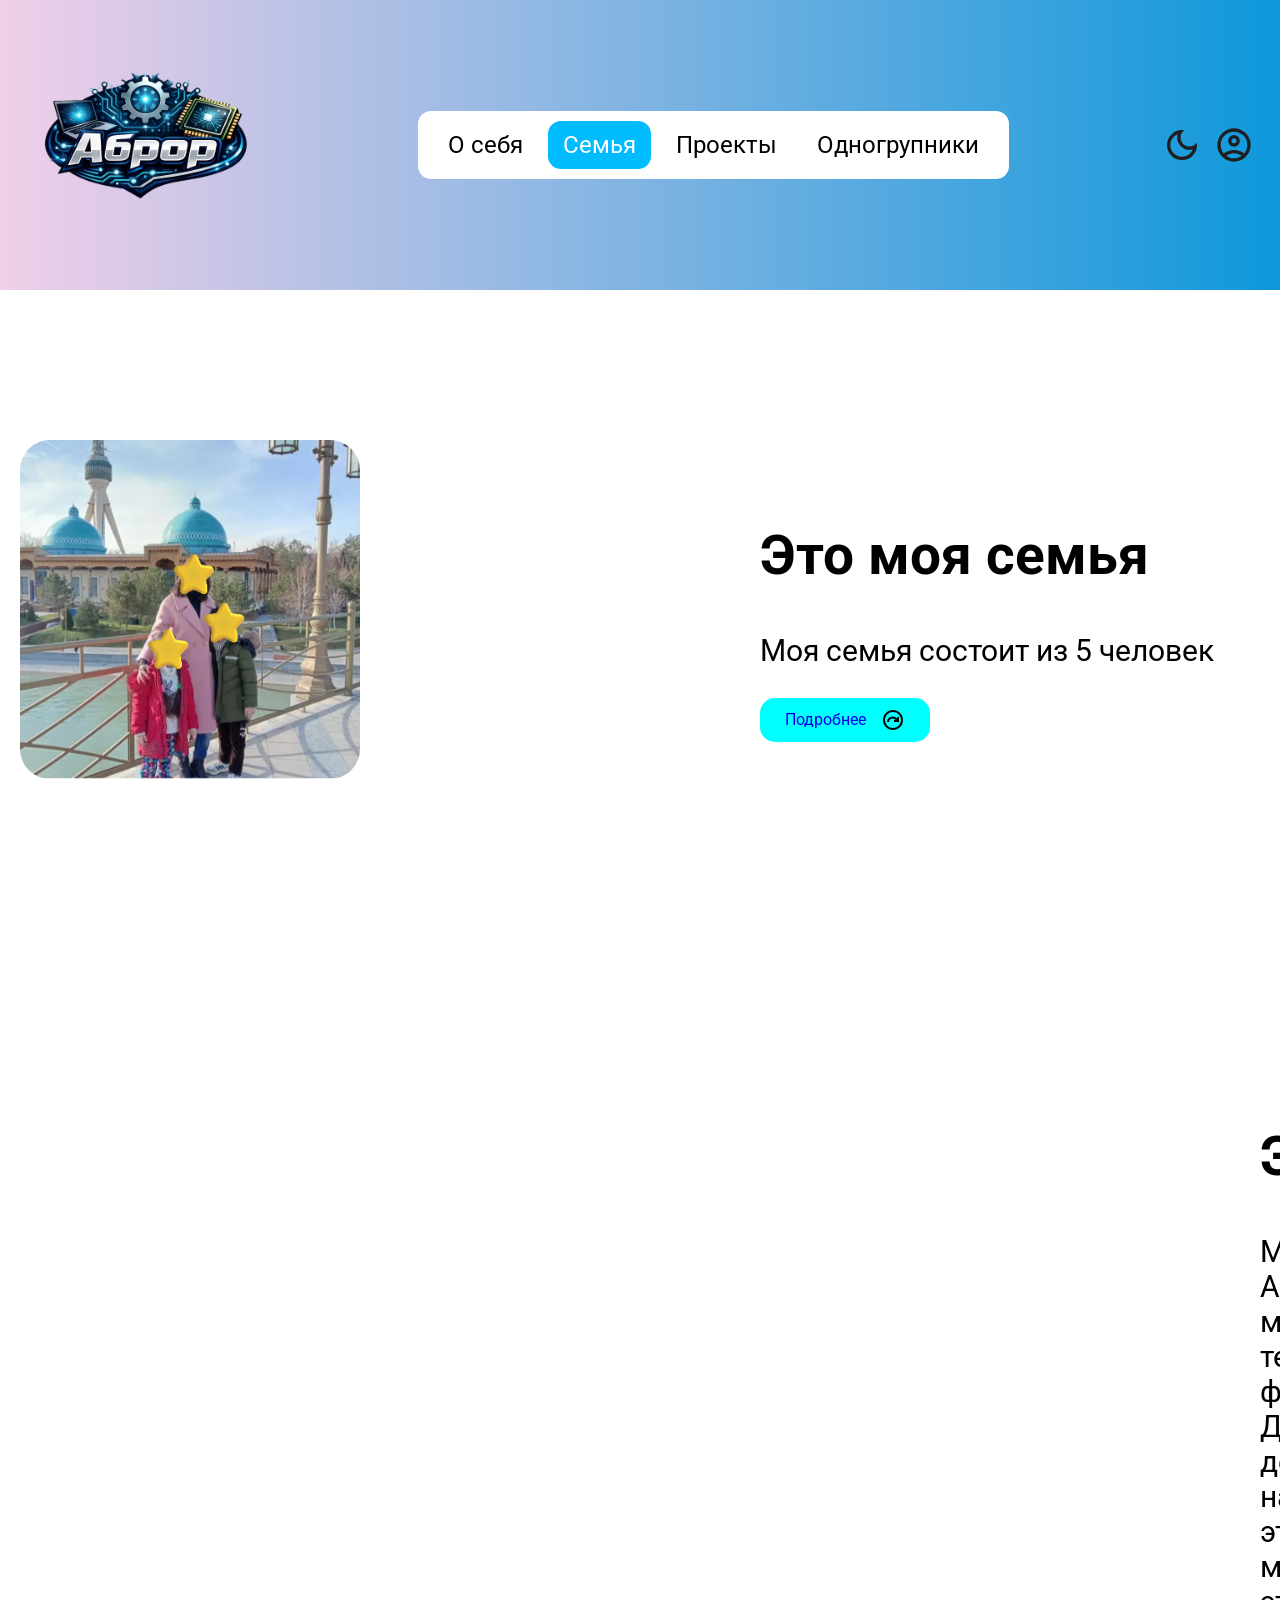
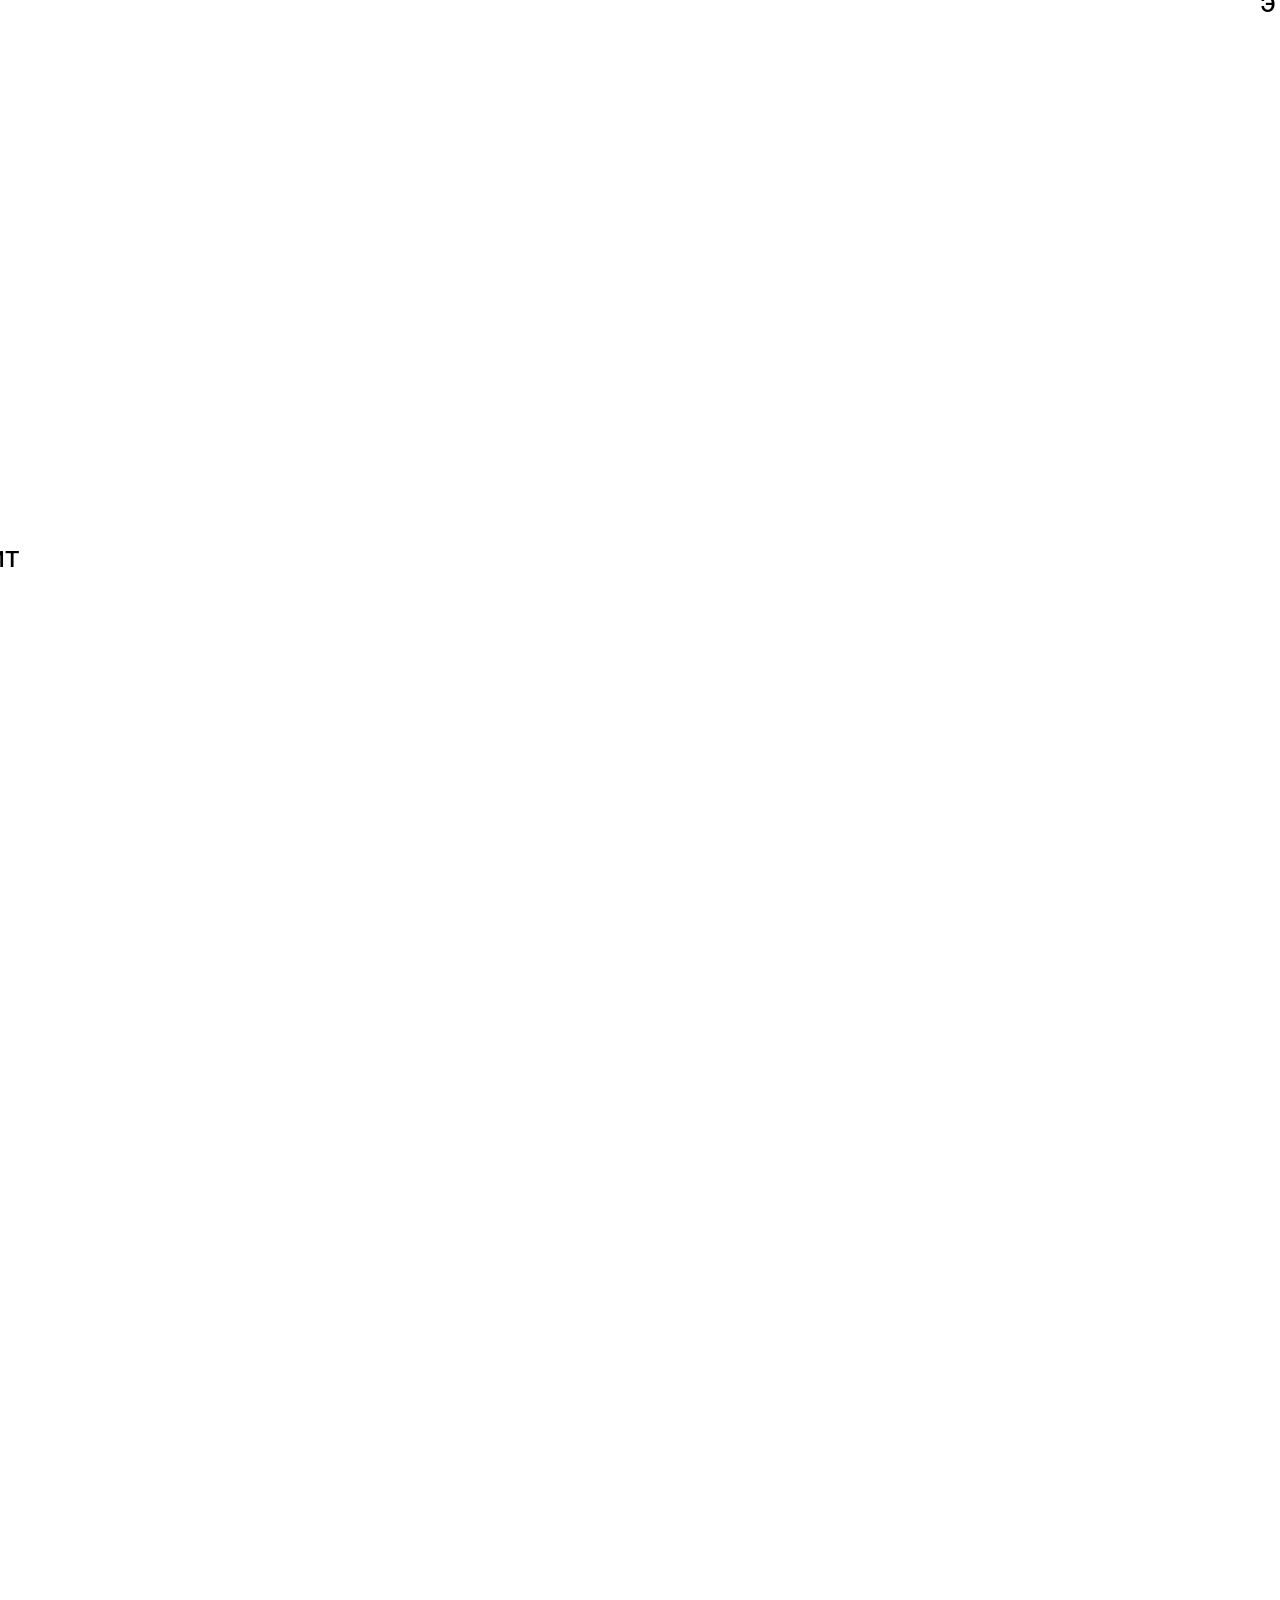
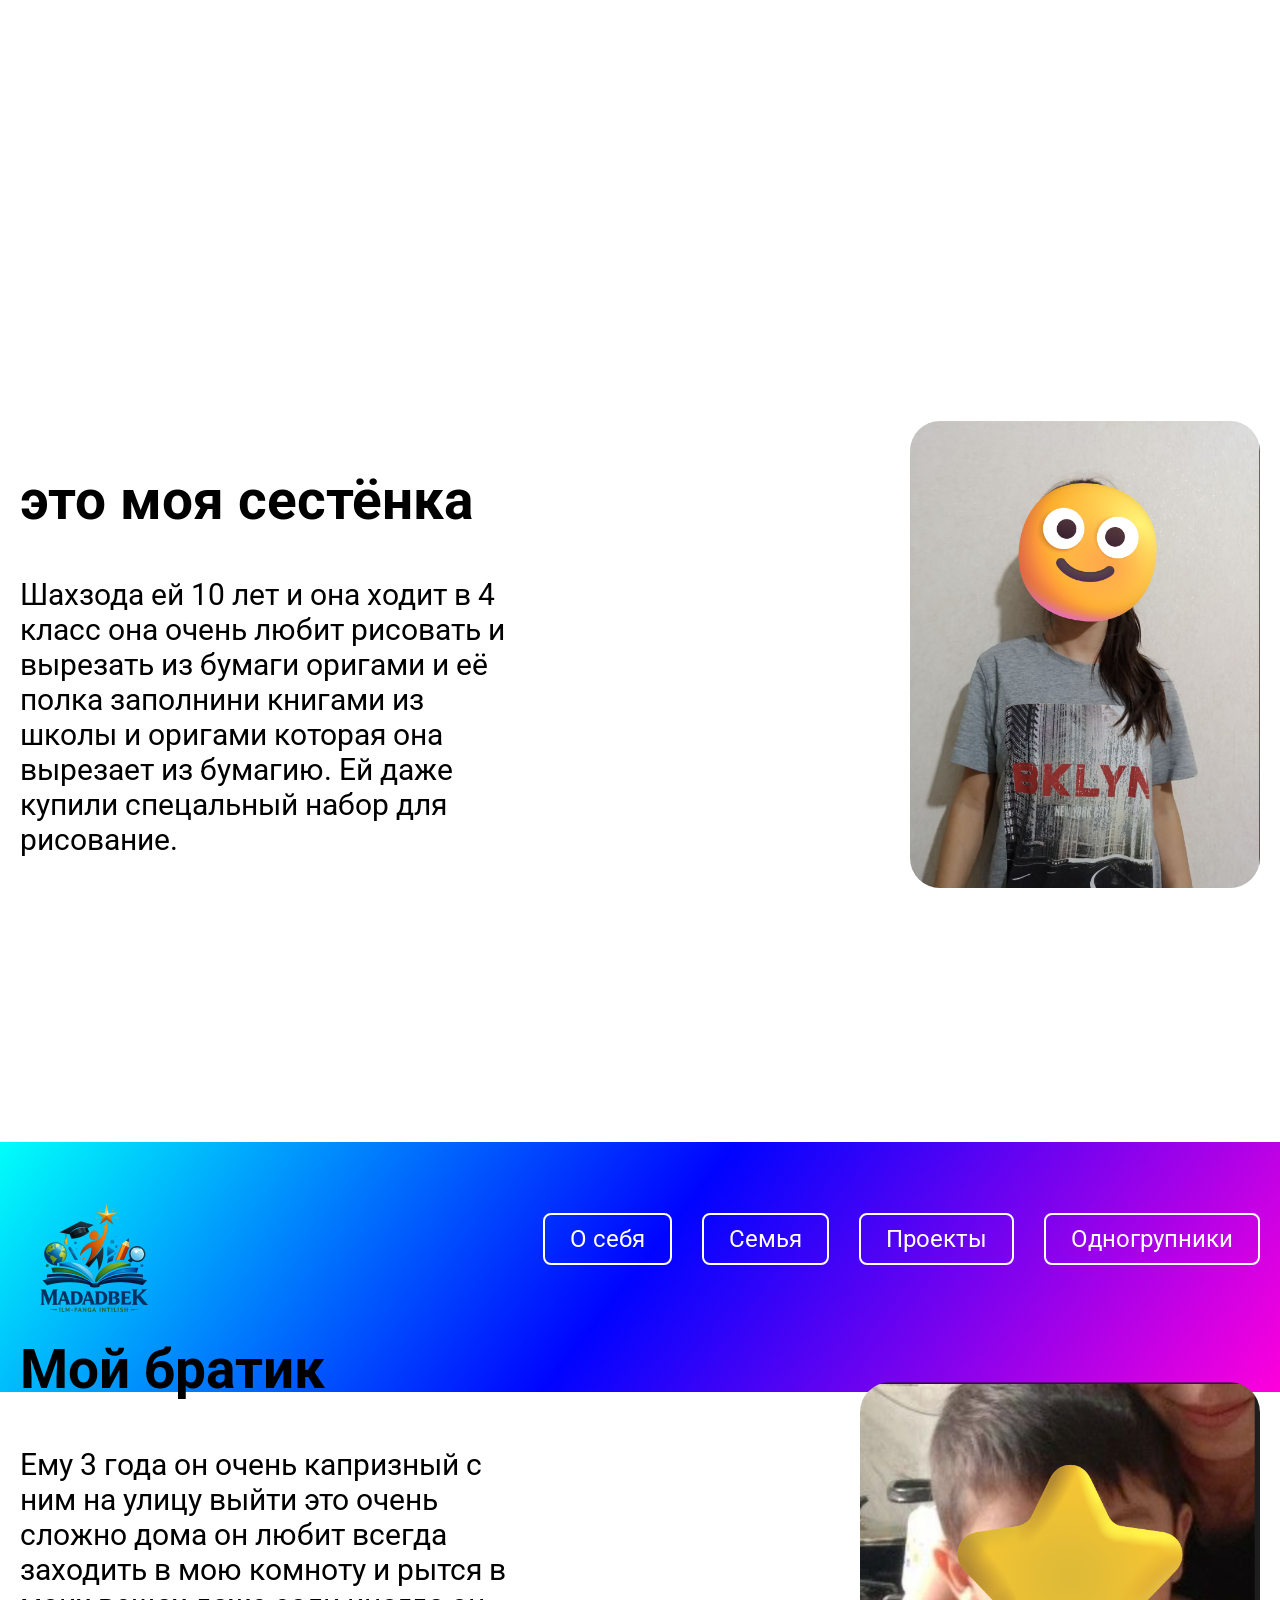
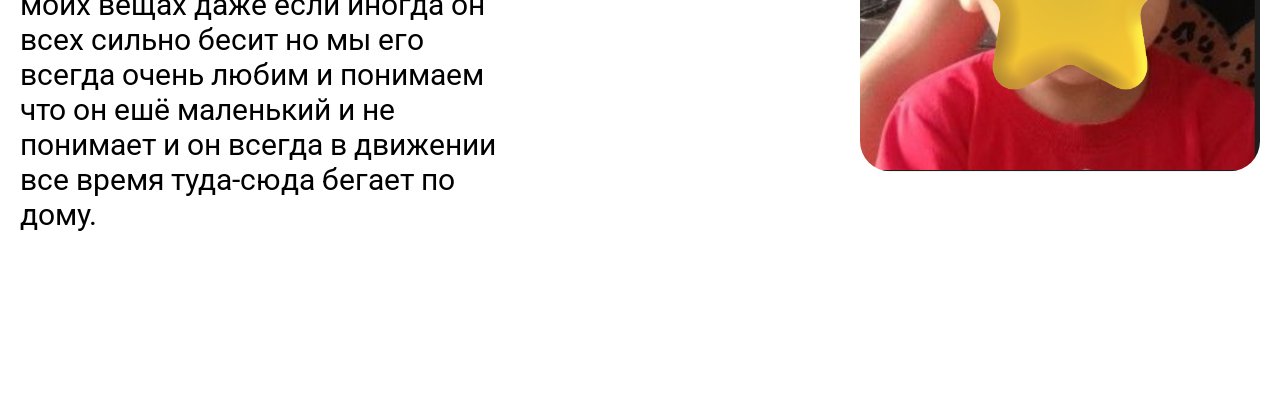
<file: family.html>
<!DOCTYPE html>
<html lang="en">
<head>
    <meta charset="UTF-8">
    <meta name="viewport" content="width=device-width, initial-scale=1.0">
    <title>Document</title>
    <link rel="stylesheet" href="https://unpkg.com/aos@next/dist/aos.css">
    <link rel="stylesheet" href="./main.css">
    <link rel="stylesheet" href="./family.css">
</head>
<body>
    
    <header class="site-header">
        <div class="container">
            
            <div class="header-wrapper">
                
                <a href="./index.html" data-aos="slide-right">
                    <img src="./img/my-logo.png" width="250" alt="image">
                </a>
                
                <nav class="navbar" data-aos="slide-down" data-aos-duration="1500" data-aos-easing="linear">
                    <ul class="navbar-list">
                        <li class="navbar-item">
                            <a class="navbar-link" href="./index.html">
                                О себя
                            </a>
                        </li>
                        
                        <li class="navbar-item">
                            <a class="navbar-link  firdavs" href="./family.html">
                                Семья
                            </a>
                        </li>
                        
                        <li class="navbar-item">
                            <a class="navbar-link" href="./projects.html">
                                Проекты
                            </a>
                        </li>
                        
                        <li class="navbar-item">
                            <a class="navbar-link" href="./friends.html">
                                Одногрупники
                            </a>
                        </li>
                    </ul>
                </nav>
                
                <div class="header-box" data-aos="slide-left">
                    <button class="darkmode-btn">
                        <img class="dark-img" width="40" src="./images/darkicon.svg" alt="dark image">
                        <img class="light-img" width="40" src="./images/lighticon.svg" alt="light image">
                    </button>
                    
                    <button class="account-btn">
                        <img class="account-img" width="40" src="./images/account.svg" alt="">
                    </button>
                </div>
                
            </div>
            
        </div>
    </header>
    
    <main class="site-main">
        <section class="family">
            <div class="container">
                
                <div class="family-wrapper" data-aos="fade-down">
                    
                    <img width="340px" class="family-img" src="./img/mom.png" alt="">
                    
                    <div class="family-text-wrapper">
                        
                        <h1 class="family-title">
                            Это моя семья
                        </h1>
                        
                        <p class="family-desc">
                            Моя семья состоит из 5 человек 
                        </p>
                        
                        <a class="family-link" href="#father">
                            Подробнее
                            <img src="./images/necticon.svg" alt="">
                        </a>
                        
                    </div>
                    
                </div>
                
                <div class="family-wrapper" id="father" data-aos="slide-left">
                    
                    <div class="family-text-wrapper">
                        <h2 class="family-title">
                            Это мой папа
                        </h2>
                        
                        <p class="family-desc">
                            Моему папе 38 лет, его зовут Акром и он очень опытный в многих работах он инженер-технолог_чертежник_ и он еще фрилансер и .умеет работать на 3-Д принтере, я люблю вместе с ним делать полезные вещи для дома на 3-Д принтере и самое большое это мы сами с папой дома собрали машинку на радио-управления и это машинка очень быстрая 
                        </p>
                    </div>
                    
                    <a href="#mother">
                        <img width="400px" class="family-img" src="./img/dad.png" alt="">
                    </a>
                    
                </div>
                
                <div class="family-wrapper" id="mother" data-aos="slide-right">
                    
                    <img width="400px" class="family-img" src="./img/mom.png" alt="">
                    
                    <div class="family-text-wrapper">
                        <h2 class="family-title">
                            Это моя мама
                        </h2>
                        
                        <p class="family-desc">
                            Моёй маме 35 лет её зовут Фарангиз она очень вкусно готовит особенно манты и самсу и она завершала инстетут что бы иметь высшее оброзование короче мы все любим маму. в свободное время мы вместе гуляем по паркам,  если не много времени гуляем по улице и помогаем ей по домашним делам. она вобще не любит бордак и поэтому у нас дома всегда должно быть чисто. 
                        </p>
                    </div>
                    
                    
                </div>
                
                <div class="family-wrapper" id="sister" data-aos="slide-up">
                    
                    <div class="family-text-wrapper">
                        <h2 class="family-title">
                            это моя сестёнка
                        </h2>
                        
                        <p class="family-desc">
                            Шахзода ей 10 лет и она ходит в 4 класс она очень любит рисовать и вырезать из бумаги оригами и её полка заполнини книгами из школы и оригами которая она вырезает из бумагию. Eй даже купили спецальный набор для рисование. 
                        </p>
                    </div>
                    
                    <img width="350px" class="family-img" src="./img/sister.png" alt="">
                    
                </div>

                <div class="family-wrapper" id="brother" data-aos="slide-up">
                    
                    <div class="family-text-wrapper">
                        <h2 class="family-title">
                            Мой братик
                        </h2>
                        
                        <p class="family-desc">
                            Ему 3 года он очень капризный с ним на улицу выйти это очень сложно дома он любит всегда заходить в мою комноту и рытся в моих вещах даже если иногда он всех сильно бесит но мы его всегда очень любим и понимаем что он ешё маленький и не понимает и он всегда в движении все время туда-сюда бегает по дому. 
                        </p>
                    </div>
                    
                    <img width="400px" class="family-img" src="./img/brother.png" alt="">
                    
                </div>
                
                
            </div>
        </section>
    </main>
    
    <footer class="site-footer">
        <div class="container">
            
            <div class="footer-wrapper">
                
                <a class="logo-link" href="./index.html">
                    <img class="logo-img" width="150" src="./images/logoimg.png" alt="">
                </a>
                
                <ul class="footer-list">
                    <li class="footer-item" data-aos="slide-down" data-aos-duration="1000" data-aos-delay="500">
                        <a class="footer-link" href="#">
                        О себя
                    </a>
                </li>
                
                <li class="footer-item"  data-aos="slide-down" data-aos-duration="1000" data-aos-delay="700">
                    <a class="footer-link" href="#">
                        Семья
                    </a>
                </li>
                
                <li class="footer-item"  data-aos="slide-down" data-aos-duration="1000" data-aos-delay="900">
                    <a class="footer-link" href="#">
                        Проекты
                    </a>
                </li>
                
                <li class="footer-item"  data-aos="slide-down" data-aos-duration="1000" data-aos-delay="1100">
                    <a class="footer-link footer-friends-link" href="#">
                        Одногрупники
                    </a>
                </li>
            </ul>
            
        </div>
        
    </div>
    </footer>

<script src="https://unpkg.com/aos@next/dist/aos.js"></script>

<script>
    AOS.init();
</script>

</body>
</html>
</file>
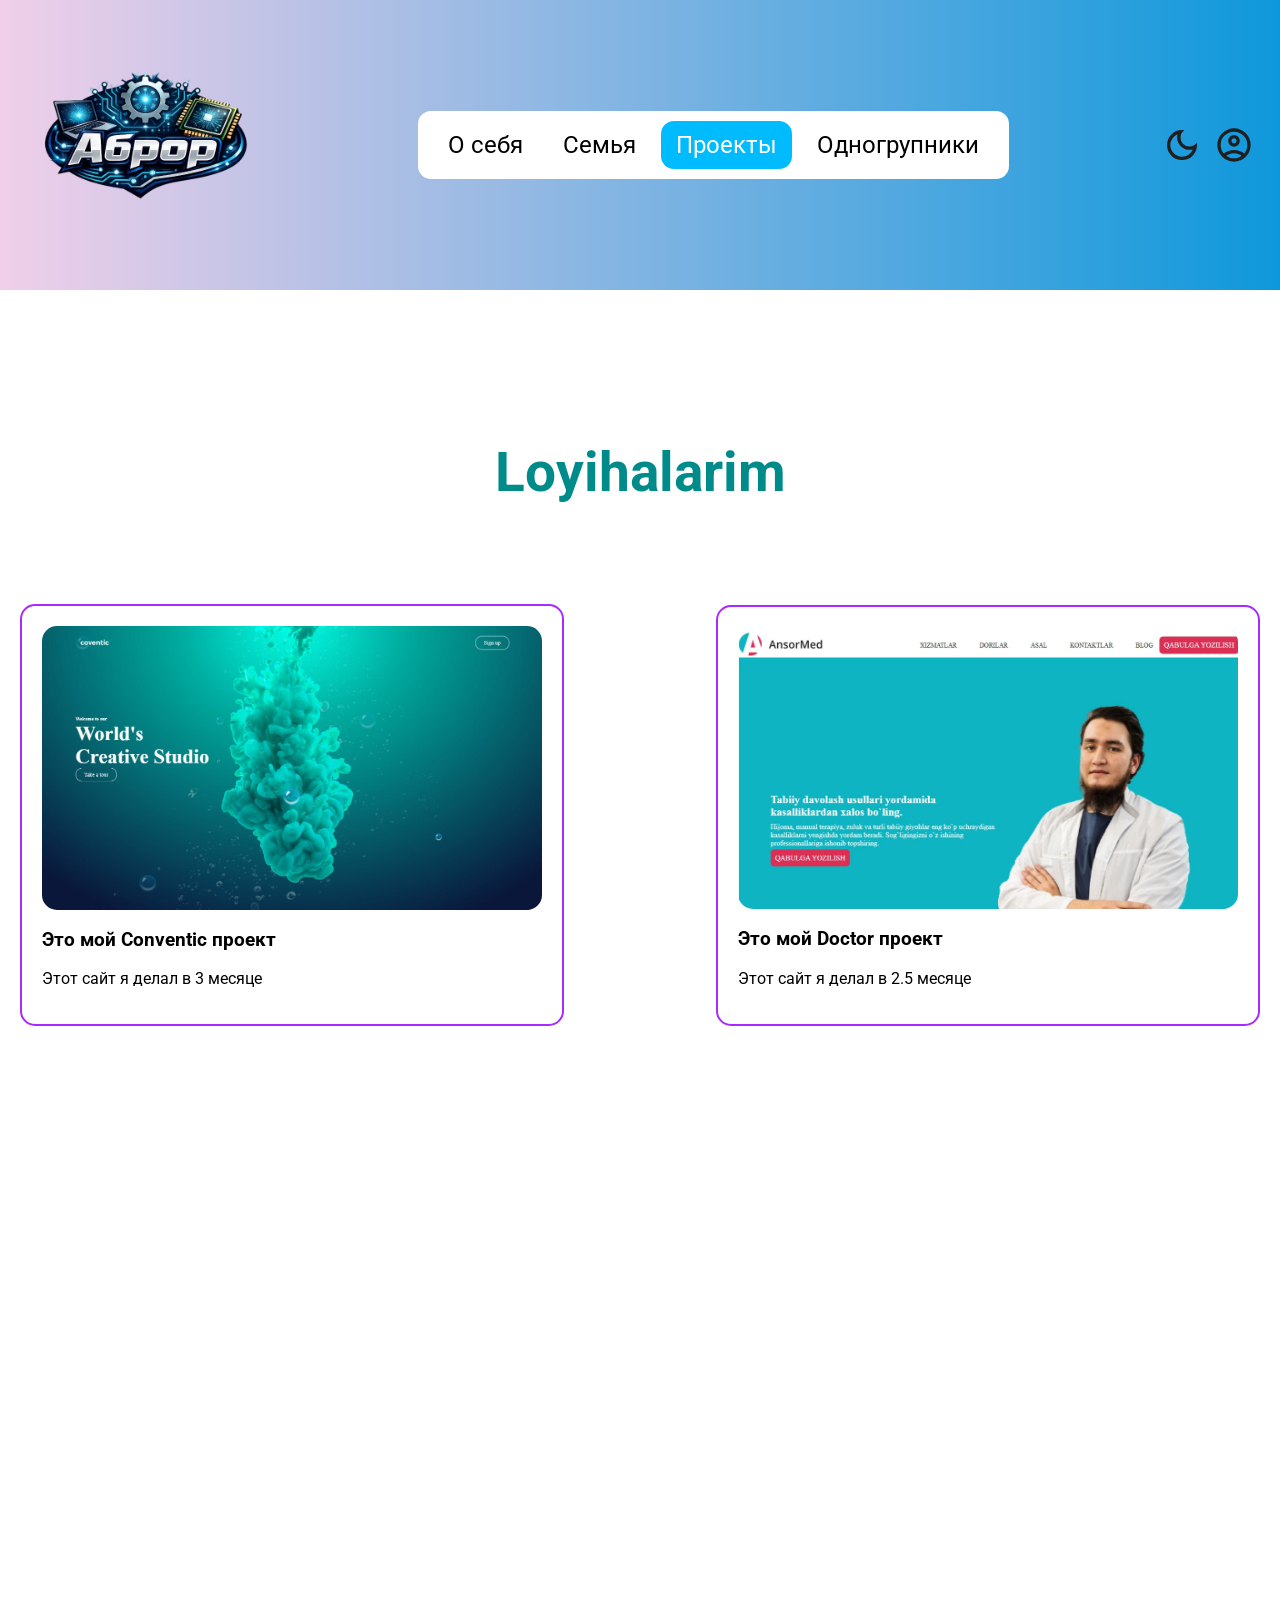
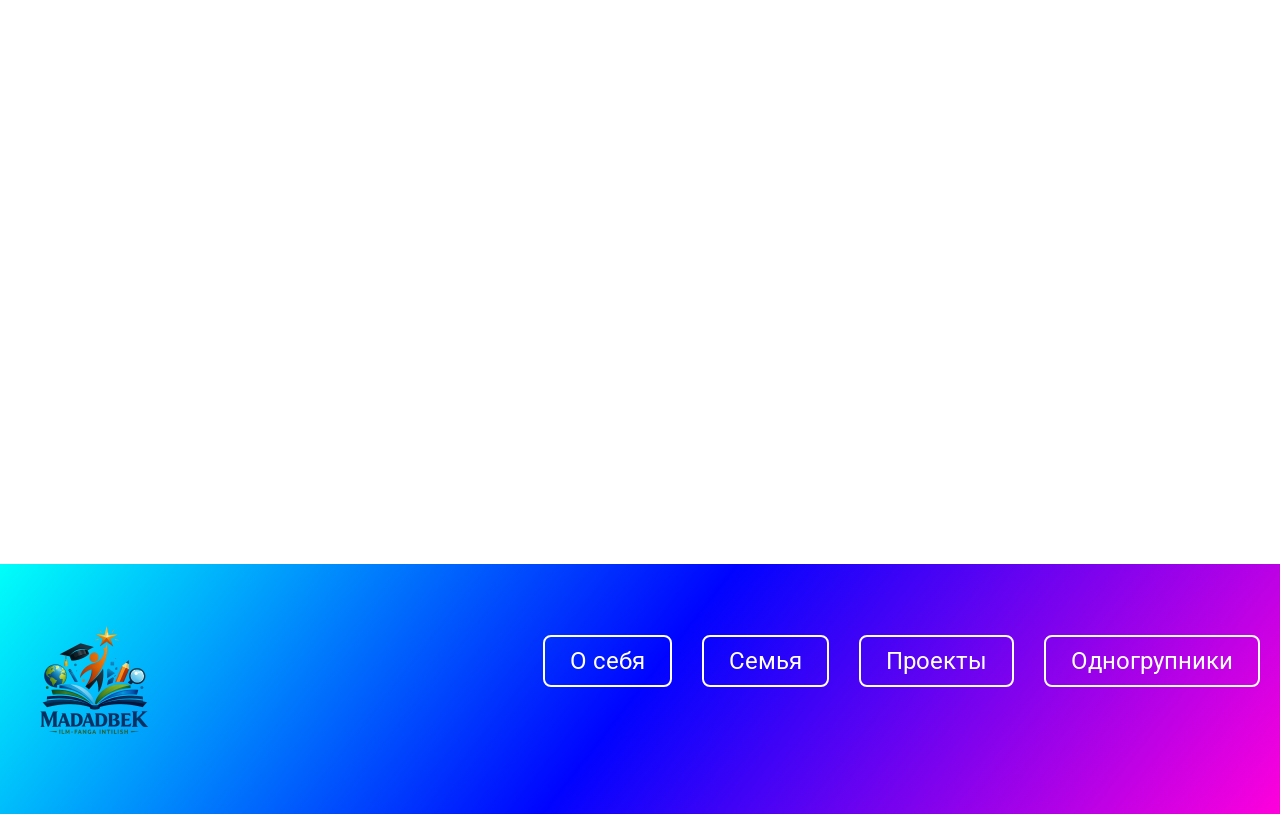
<file: projects.html>
<!DOCTYPE html>
<html lang="en">
<head>
    <meta charset="UTF-8">
    <meta name="viewport" content="width=device-width, initial-scale=1.0">
    <title>Document</title>
    <link rel="stylesheet" href="https://unpkg.com/aos@next/dist/aos.css">
    <link rel="stylesheet" href="./main.css">
    <link rel="stylesheet" href="./project.css">
</head>
<body>
    
    <header class="site-header">
        <div class="container">
            
            <div class="header-wrapper">
                
                <a href="./index.html" data-aos="slide-right">
                    <img src="./img/my-logo.png" width="250" alt="image">
                </a>
                
                <nav class="navbar" data-aos="slide-down" data-aos-duration="1500" data-aos-easing="linear">
                    <ul class="navbar-list">
                        <li class="navbar-item">
                            <a class="navbar-link" href="./index.html">
                                О себя
                            </a>
                        </li>
                        
                        <li class="navbar-item">
                            <a class="navbar-link" href="./family.html">
                                Семья
                            </a>
                        </li>
                        
                        <li class="navbar-item">
                            <a class="navbar-link firdavs" href="./projects.html">
                                Проекты
                            </a>
                        </li>
                        
                        <li class="navbar-item">
                            <a class="navbar-link" href="./friends.html">
                                Одногрупники
                            </a>
                        </li>
                    </ul>
                </nav>
                
                <div class="header-box" data-aos="slide-left">
                    <button class="darkmode-btn">
                        <img class="dark-img" width="40" src="./images/darkicon.svg" alt="dark image">
                        <img class="light-img" width="40" src="./images/lighticon.svg" alt="light image">
                    </button>
                    
                    <button class="account-btn">
                        <img class="account-img" width="40" src="./images/account.svg" alt="">
                    </button>
                </div>
                
            </div>
            
        </div>
    </header>
    
    <main>
        <section class="project">
            <div class="container">

                <h1 class="project-big-title" data-aos="slide-left" data-aos-delay="2000" data-aos-duration="1500">Loyihalarim</h1>
                
                <ul class="project-list">
                    <li class="project-item" data-aos="zoom-out-down" data-aos-duration="1000">
                        
                        <a href="https://lucent-bonbon-9cfaaa.netlify.app/">
                            <img class="project-img" src="./projekt/coventic.png" alt="">
                        </a>
                        
                        <h3 class="project-title">
                            Это мой Conventic проект
                        </h3>
                        
                        <p class="project-desc">
                            Этот сайт я делал в 3 месяце
                        </p>
                    </li>

                    <li class="project-item" data-aos="zoom-out-down" data-aos-duration="1000" data-aos-delay="500">
                        
                        <a href="https://ajdbhabdhabdadkjandklad.netlify.app/">
                            <img class="project-img" src="./projekt/dakdar.png" alt="">
                        </a>
                        
                        <h3 class="project-title">
                            Это мой Doctor проект
                        </h3>
                        
                        <p class="project-desc">
                            Этот сайт я делал в 2.5 месяце
                        </p>
                    </li>

                    <li class="project-item" data-aos="zoom-out-down" data-aos-duration="1000" data-aos-delay="500">
                        
                        <a href="https://storied-llama-cd76c1.netlify.app/">
                            <img class="project-img" src="./projekt/fronted.png" alt="">
                        </a>
                        
                        <h3 class="project-title">
                            Это мой Fronted проект
                        </h3>
                        
                        <p class="project-desc">
                            Этот сайт я делал в 3 месяце
                        </p>
                    </li>

                    <li class="project-item" data-aos="zoom-out-down" data-aos-duration="1000" data-aos-delay="1000">
                        
                        <a href="https://dainty-donut-accf9f.netlify.app/">
                            <img class="project-img" src="./projekt/insure.png" alt="">
                        </a>
                        
                        <h3 class="project-title">
                            Это мой Insure-site проект
                        </h3>
                        
                        <p class="project-desc">
                            Этот сайт я делал в 2 месяцу
                        </p>
                    </li>

                    <li class="project-item" data-aos="zoom-out-down" data-aos-duration="1000" data-aos-delay="1000">
                        
                        <a href="https://incandescent-dolphin-457b5b.netlify.app/">
                            <img class="project-img" src="./projekt/legenr.png" alt="">
                        </a>
                        
                        <h3 class="project-title">
                            Это мой 3legant проект
                        </h3>
                        
                        <p class="project-desc">
                            Этот сайт я делал в 2 месяце
                        </p>
                    </li>

                    <li class="project-item" data-aos="zoom-out-down" data-aos-duration="1000" data-aos-delay="1500">
                        
                        <a href="https://abrorproject.netlify.app/">
                            <img class="project-img" src="./projekt/project.png" alt="">
                        </a>
                        
                        <h3 class="project-title">
                            Это мой самый большой порект 
                        </h3>
                        
                        <p class="project-desc">
                            Его я делал в 3 месяце учебы в PDP junior
                        </p>
                    </li>
                </ul>
                
            </div>
        </section>
    </main>
    
    <footer class="site-footer">
        <div class="container">
            
            <div class="footer-wrapper">
                
                <a class="logo-link" href="./index.html">
                    <img class="logo-img" width="150" src="./images/logoimg.png" alt="">
                </a>
                
                <ul class="footer-list">
                    <li class="footer-item" data-aos="slide-down" data-aos-duration="1000" data-aos-delay="500">
                        <a class="footer-link" href="#">
                            О себя
                        </a>
                </li>
                
                <li class="footer-item"  data-aos="slide-down" data-aos-duration="1000" data-aos-delay="700">
                    <a class="footer-link" href="#">
                        Семья
                    </a>
                </li>
                
                <li class="footer-item"  data-aos="slide-down" data-aos-duration="1000" data-aos-delay="900">
                    <a class="footer-link" href="#">
                        Проекты
                    </a>
                </li>
                
                <li class="footer-item"  data-aos="slide-down" data-aos-duration="1000" data-aos-delay="1100">
                    <a class="footer-link footer-friends-link" href="#">
                        Одногрупники
                    </a>
                </li>
            </ul>
            
        </div>
        
    </div>
    </footer>

<script src="https://unpkg.com/aos@next/dist/aos.js"></script>

<script>
    AOS.init();
</script>



</body>
</html>
</file>
<file: main.css>
@import url(https://fonts.googleapis.com/css2?family=Roboto:wght@100;200;300;400;500;600;800;900&display=swap);

body {
  font-family: 'Roboto', sans-serif;
}

*,
*::before,
*::after {
  box-sizing: border-box;
}

html {
  scroll-behavior: smooth;
}

body {
  margin: 0;
  overflow-x: hidden;
  /* font-family: serif; */
}

img {
  display: block;
}

ul {
  list-style-type: none;
  margin-block: 0;
  padding-left: 0;
}

a {
  text-decoration-line: none;
}

.mycar {
  border-radius: 12.67px;
  box-shadow: 19px 19px 19px #11b302 ;
}

.container {
  max-width: 1340px;
  width: 100%;
  margin-inline: auto;
  padding-inline: 20px;
}

.site-header {
  padding-block: 20px;
  background: linear-gradient(90deg, #f0cfe9, #0e98db);
}

.header-wrapper {
  display: flex;
  justify-content: space-between;
  align-items: center;
}

.navbar {
  background-color: #fff;
  padding: 20px 15px;
  border-radius: 13px;
}

.navbar-list {
  display: flex;
  align-items: center;
  gap: 10px;
}

.navbar-link {
  font-size: 24px;
  padding: 10px 15px;
  border-radius: 13px;
  color: #000000;
  
}

.firdavs {
  background-color: #00bcff;
  color: #fff;
}

.header-box {
  display: flex;
  align-items: center;
}

.darkmode-btn {
  display: flex;
  background-color: transparent;
  border: none;
}

.account-btn {
  background-color: transparent;
  border: none;
}

.light-img {
  display: none;
}

/* ================================================================================== */

.hero {
  padding-block: 150px;
}

.hero-wrapper {
  display: flex;
  justify-content: space-between;
  align-items: center;
}

.hero-texts-wrapper {
  width: 600px;
}

.hero-title {
  font-size: 55px;
}

.hero-desc {
  font-size: 30px;
}

.hero-span {
  color: #00bcff;
}

.hero-link {
  display: flex;
  align-items: center;
  gap: 15px;
  background-color: aqua;
  width: max-content;
  padding: 10px 25px;
  border-radius: 15px;
}

.social-list {
  display: flex;
  align-items: center;
  gap: 20px;
}

/* ================================================================================== */

.aboutme {
  padding-block: 150px;
  position: relative;
}

.robot-img {
  width: 200px;
  position: absolute;
  right: 0;
}

.aboutme-wrapper {
  display: flex;
  justify-content: space-between;
  align-items: center;
}

.aboutme-text-wrapper {
  width: 500px;
}

.aboutme-desc {
  font-size: 30px;
  font-weight: 600;
  line-height: 60px;
}

.hobby {
  padding-block: 150px;
  position: relative;
}

.player {
  width: 300px;
  position: absolute;
  left: 20px;
  top: 250px;
}

.ball {
  width: 150px;
  position: absolute;
  right: 200px;
  top: 30%;
  animation-name: ball;
  animation-duration: 4s;
  animation-iteration-count: 1;
  animation-delay: 700;
}

.boots {
  width: 150px;
  position: absolute;
  right: 100px;
  top: 30%;
}

.hobby-img {
  border-radius: 33px;
  width: 800px;
  margin-inline: auto;
  
}

.hobby-desc {
  font-size: 30px;
  font-weight: 600;
  line-height: 55px;
  text-align: center;
  color: #1500ff;
}

@keyframes ball {
  0% {
    transform: translateX(-10px);
  }

  25% {
    transform: translateX(100px);
  }

  50% {
    transform: translateX(-1000px);
    
  }

  75% {
    
  }

  100% {
    transform: translateX(px);
    
  }
}

.site-footer {
  background: linear-gradient(128deg, #00fffa, #0004ff, #ff00dc);
  padding-block: 50px;
}

.footer-wrapper {
  display: flex;
  align-items: center;
  justify-content: space-between;
}

.footer-list {
  display: flex;
  gap: 30px;
}

.footer-link {
  font-size: 24px;
  border: 2px solid #ffffff;
  padding: 10px 25px;
  border-radius: 8px;
  color: #ffffff;
  transition: 0.3s linear
}

.footer-link:hover {
  background-color: #fff;
  color: #0004ff;
}

.footer-friends-link:hover {
  background-color: #fff;
  color: #ff00dc;
}



/* Hide checkbox */
#modal-toggle {
    display: none;
}

/* Modal overlay */
.modal {
    position: fixed;
    inset: 0;
    background: rgba(0,0,0,0.6);
    display: flex;
    justify-content: center;
    align-items: center;
    opacity: 0;
    pointer-events: none;
    transition: opacity 0.3s ease;
    z-index: 999;
}

/* Show modal when checked */
#modal-toggle:checked + .modal {
    opacity: 1;
    pointer-events: auto;
}

/* Modal content */
.modal-content {
    background: #fff;
    padding: 32px 28px;
    border-radius: 24px;
    width: 90%;
    max-width: 400px;
    position: relative;
    box-shadow: 0 40px 80px rgba(0,0,0,0.7);
    transform: scale(0.7);
    transition: transform 0.3s ease;
}

#modal-toggle:checked + .modal .modal-content {
    transform: scale(1);
}

/* Close button */
.close-btn {
    position: absolute;
    top: 18px;
    right: 18px;
    font-size: 26px;
    cursor: pointer;
    color: red;
    transition: color 0.3s;
}

.close-btn:hover {
    color: #f87171;
}

/* Modal header */
.modal-content h2 {
    margin-bottom: 24px;
    text-align: center;
    font-size: 26px;
    color: #000;
}

/* Form styling */
form {
    display: flex;
    flex-direction: column;
    gap: 16px;
}

input {
    padding: 12px 16px;
    border-radius: 12px;
    border: none;
    outline: none;
    font-size: 15px;
    background: #fff;
    color: #000;
    transition: background 0.3s;
    border: 2px solid #007bff;
}

input:focus {
    background: #fff;
}

form button {
    padding: 12px 16px;
    background: linear-gradient(135deg, #38bdf8, #6366f1);
    border: none;
    border-radius: 12px;
    color: #020617;
    font-weight: 600;
    cursor: pointer;
    transition: background 0.3s;
}

form button:hover {
    background: linear-gradient(135deg, #0ea5e9, #4f46e5);
}
</file>
<file: family.css>
.family {
}

.family-wrapper {
    padding-block: 150px;
    display: flex;
    justify-content: space-between;
    align-items: center;
}

.family-img {
    border-radius: 30px;
    transition: 0.5s ease-in-out;
}

.family-img:hover {
    transform: scale(1.2);
}

.family-text-wrapper {
    width: 500px;
}

.family-title {
  font-size: 55px;
}

.family-desc {
  font-size: 30px;
}

.family-link {
  display: flex;
  align-items: center;
  gap: 15px;
  background-color: aqua;
  width: max-content;
  padding: 10px 25px;
  border-radius: 15px;
}
</file>
<file: project.css>
.project {
    padding-block: 150px;
}

.project-list { 
    display: flex;
    flex-wrap: wrap;
    justify-content: space-between;
    align-items: center;
    row-gap: 80px;
}

.project-item {
    width: max-content;
    border: 2px solid #9900ffd6;
    padding: 20px;
    border-radius: 15px;
}

.project-img {
    border-radius: 15px;
    width: 500px;
}

.project-big-title {
    text-align: center;
    margin-block: 0 100px;
    font-size: 55px;
    color: darkcyan;
}
</file>
